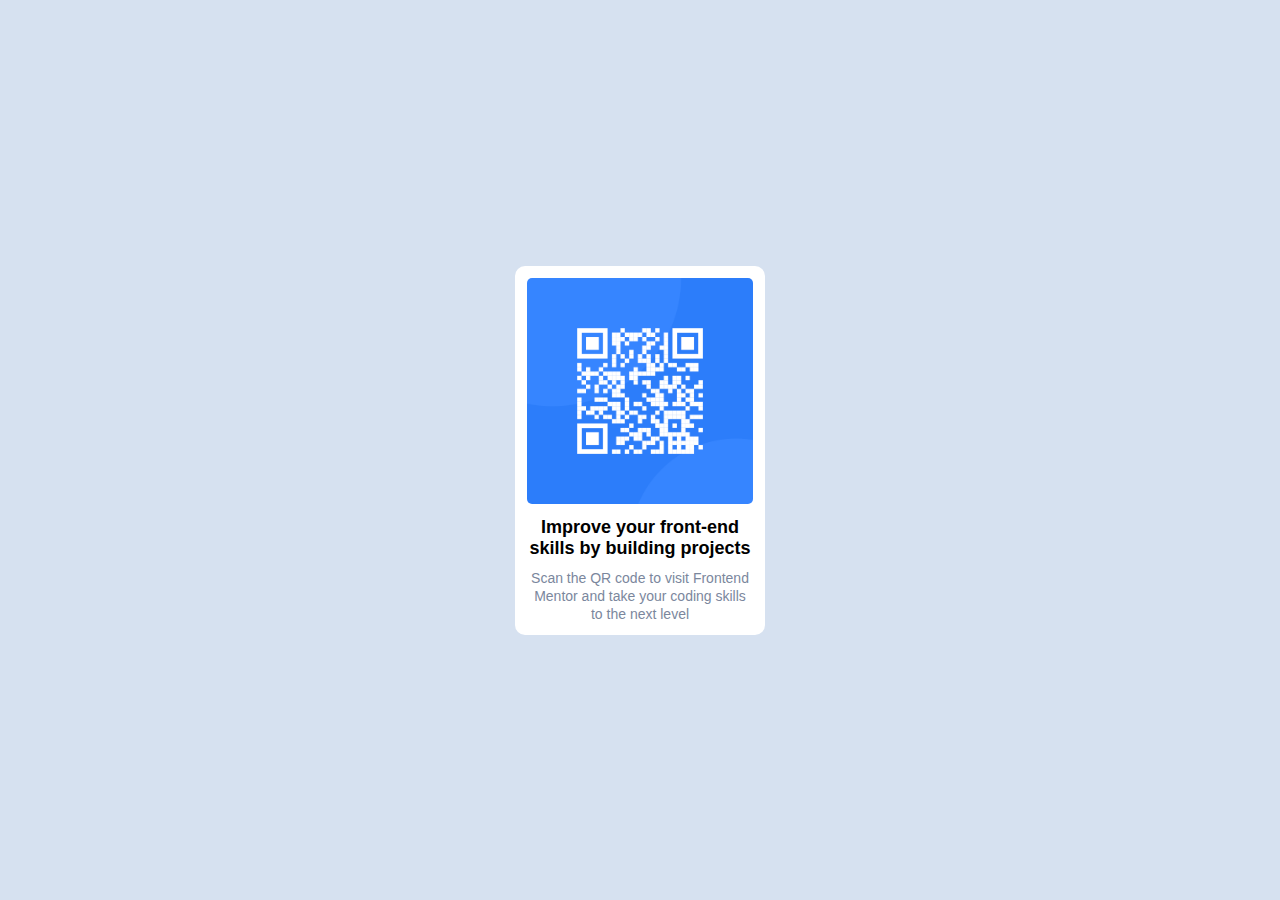
<file: Free +/QR code component/index.html>
<!DOCTYPE html>
<html lang="en">

<head>
  <meta charset="UTF-8">
  <meta name="viewport" content="width=device-width, initial-scale=1.0">
  <title>QR Code Component - Free+ Newbie</title>
  <link rel="stylesheet" href="./style.css">
  <link rel="shortcut icon" href="./assets/imgs/favicon-32x32.png" type="image/x-icon">
</head>

<body>
  <div class="main">
    <div class="container-body">
      <div class="img-box">
      </div>
      <h2 class="title">Improve your front-end skills by building projects</h2>
      <p class="details">Scan the QR code to visit Frontend Mentor and take your coding skills to the next level</p>
    </div>
  </div>
</body>

</html>
</file>
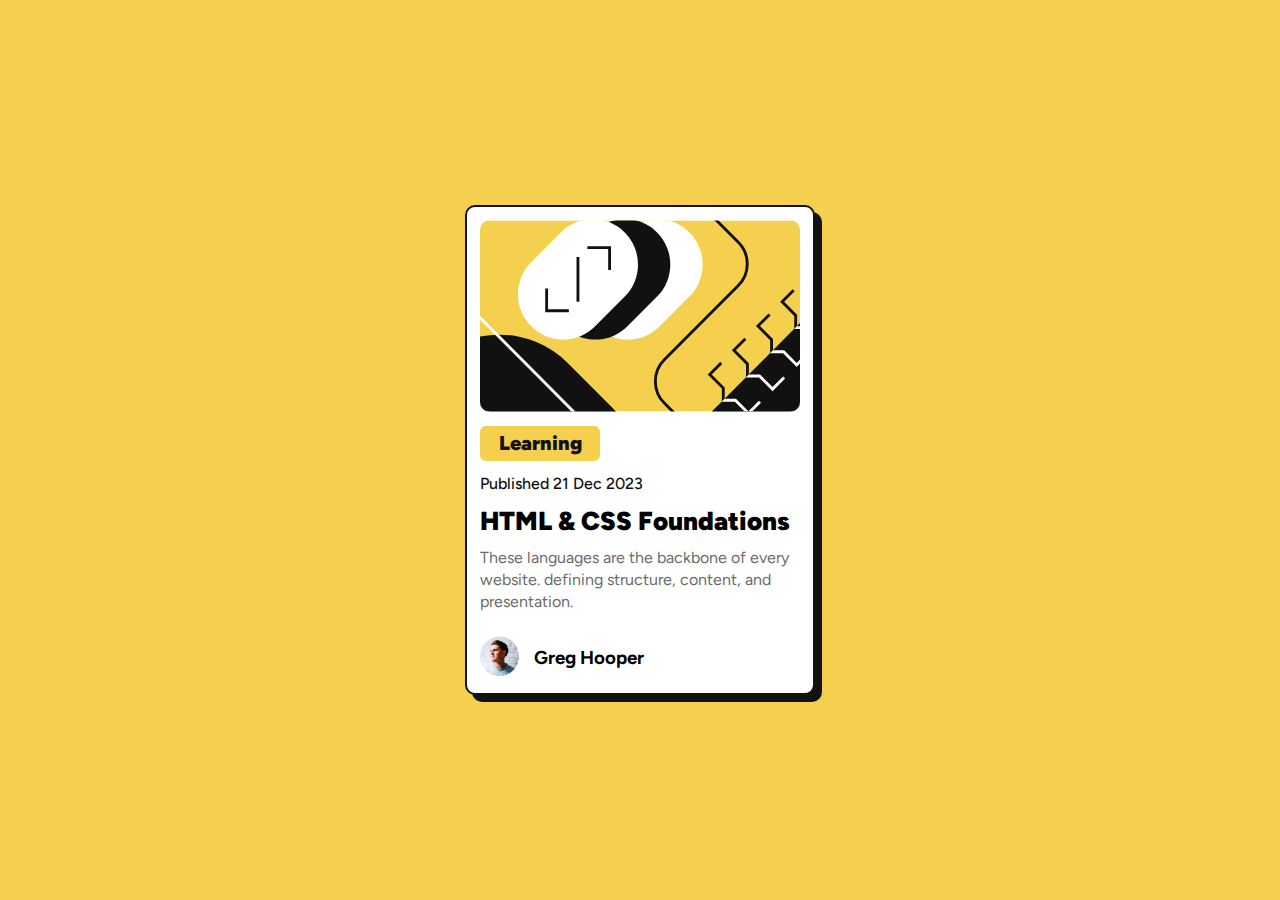
<file: Free +/newbie/Blog preview card/index.html>
<!DOCTYPE html>
<html>

<head>
  <meta charset="UTF-8">
  <meta name="viewport" content="width=device-width, initial-scale=1.0">
  <title>Blog preview card - Free+ Newbie</title>
  <link rel="stylesheet" href="./style.css">
  <link rel="shortcut icon" href="./assets/imgs/favicon-32x32.png" type="image/x-icon">
</head>

<body>
  <div id="main">

    <div class="box">
      <div class="shadow"></div>
      <img class="problem-icon" src="./assets/imgs/illustration-article.svg" alt="">
      <div class="status">Learning</div>
      <p class="publish-date">Published 21 Dec 2023</p>
      <h2 class="title">HTML & CSS Foundations</h2>
      <p class="description">These languages are the backbone of every
        website. defining structure, content, and
        presentation.</p>
      <div class="bottom">
        <div class="user-logo">
          <img src="./assets/imgs/image-avatar.webp" alt="">
        </div>
        <h3 class="users-name">Greg Hooper</h3>
      </div>
    </div>
  </div>
</body>

</html>
</file>
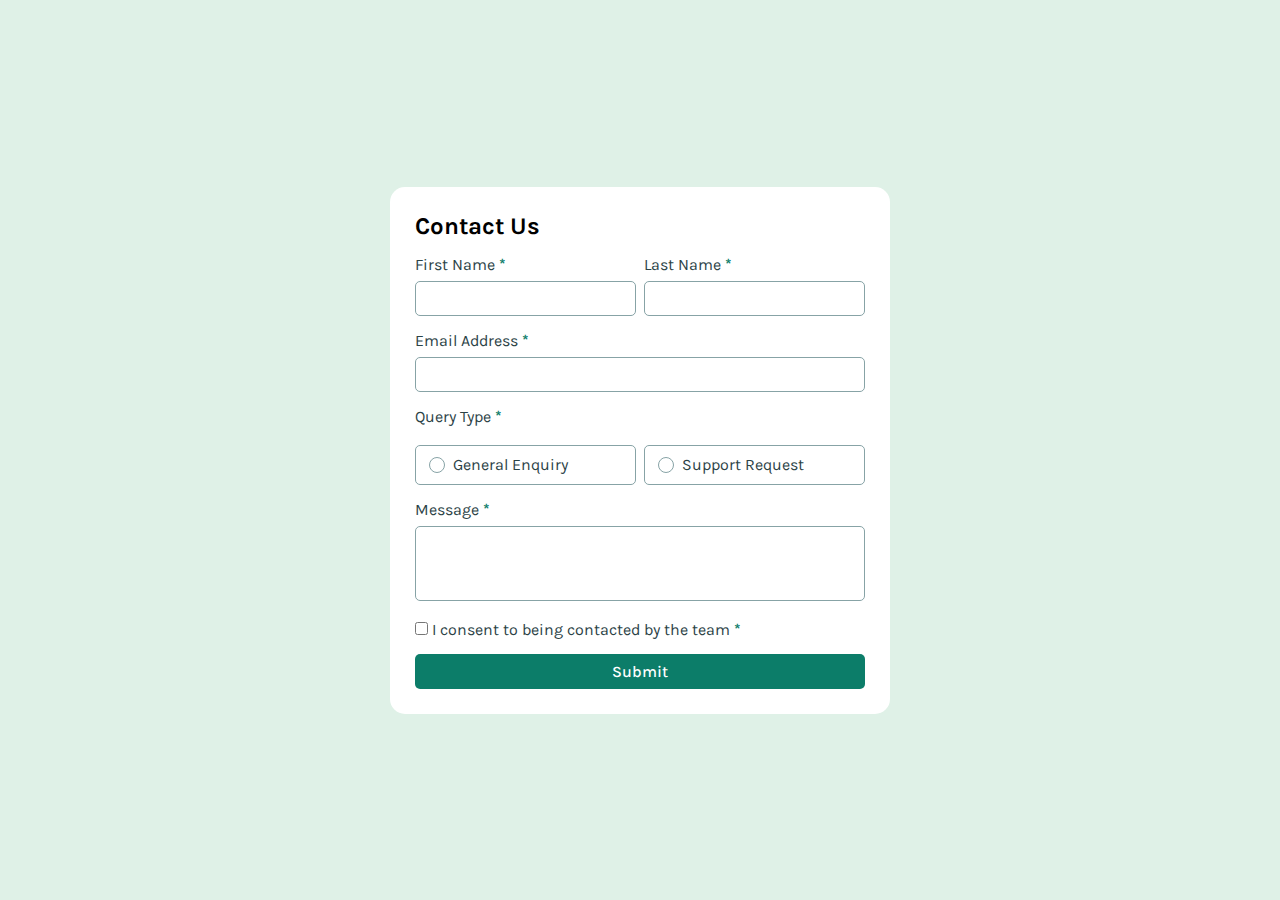
<file: Free/Junior/Contact form/index.html>
<!DOCTYPE html>
<html lang="en">

<head>
  <meta charset="UTF-8">
  <meta name="viewport" content="width=device-width, initial-scale=1.0">
  <title>Contact Form </title>
  <meta name="description" content="FrontendMentor Free Junior Challenge">
  <link rel="stylesheet" href="./style.css">
</head>

<body>
  <div id="main">
    <div class="success-box" style="display: none;">
      <div class="top">
        <div class="bar"></div>
        <img src="./assets/icons/check-mark-cricle.svg" alt="" style="fill: white;">
        <h3>Message Sent!</h3>
      </div>
      <div class="bottom">
        <p>Thanks for completing form we'll be in touch soon!</p>
      </div>
    </div>
    <div class="form">
      <h2 class="title">Contact Us</h2>
      <form action="">
        <div class="col">
          <div class="row">
            <label for="firstName">First Name</label><br>
            <input type="text" name="firstName" id="firstName">
            <p class="error" style="display: none;"></p>
          </div>
          <div class="row">
            <label for="lastName">Last Name</label><br>
            <input type="text" name="lastName" id="lastName">
            <p class="error" style="display: none;"></p>
          </div>
        </div>
        <div class="col">
          <div class="row">
            <label for="email">Email Address</label><br>
            <input type="email" name="email" id="email">
            <p class="error" style="display: none;"></p>


          </div>
        </div>
        <div class="col">
          <div class="rad-col">
            <label for="" style="display: block !important;">Query Type</label><br>
            <div class="inner">
              <label for="ge" class="row">
                <input type="radio" name="queryType" id="ge">
                <span>General Enquiry</span>
              </label>
              <label for="sr" class="row">
                <input type="radio" name="queryType" id="sr">
                <span>Support Request</span>
              </label>
            </div>
            <p class="radioError" style="display: none;">aa</p>
          </div>
        </div>
        <div class=" col">
          <div class="row">
            <label for="email">Message</label><br>
            <textarea name="message" id="message"></textarea>
            <p class="error" style="display: none;"></p>
          </div>
        </div>
        <div class="col">
          <div class="row">
            <input type="checkbox" name="tnc" id="tnc">
            <label for="tnc">I consent to being contacted by the team</label>
            <p class="error" style="display: none;"></p>
          </div>
        </div>
        <div class="col">
          <div class="row">
            <button type="submit" id="submitBtn">Submit</button>
          </div>
        </div>
      </form>
    </div>
  </div>
</body>
<script src="./index.js"></script>

</html>
</file>
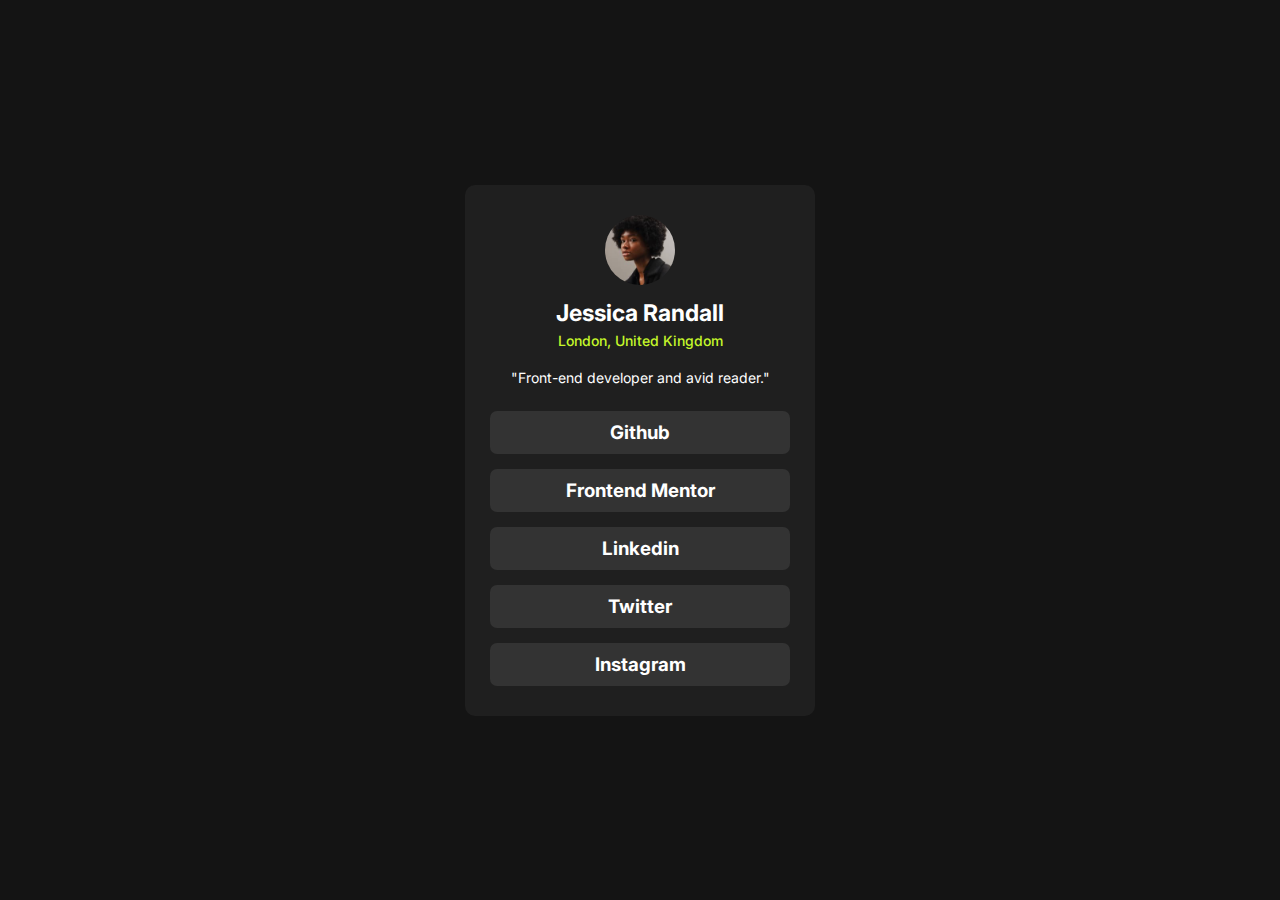
<file: Free/newbie/Social links profile/index.html>
<!DOCTYPE html>
<html lang="en">

<head>
  <meta charset="UTF-8">
  <meta name="viewport" content="width=device-width, initial-scale=1.0">
  <title>Social Links Profile - free - newbie</title>
  <link rel="stylesheet" href="./assets/css/style.css">
</head>

<body>
  <div id="main">
    <div id="social-media-box">
      <div class="user-icon">
        <img src="./assets/imgs/avatar-jessica.jpeg" alt="">
      </div>
      <h2 class="users-name">Jessica Randall</h2>
      <p class="users-location">London, United Kingdom</p>
      <p class="users-tech-stack">Front-end developer and avid reader.</p>
      <a href="https://github.com/eisakhan762" class="github" target="_blank">
        <h3>Github</h3>
      </a>
      <a href="https://www.frontendmentor.io/profile/eisakhan762" class="frontendMentor" target="_blank">
        <h3>Frontend Mentor</h3>
      </a>
      <a href="https://www.linkedin.com/in/eisa-khan-0283a5338/" class="linkedin" target="_blank">
        <h3 class="">Linkedin</h3>
      </a>
      <a href="https://x.com/Eisakhan2561571" class="twitter" target="_blank">
        <h3 class="">Twitter</h3>
      </a>
      <a href="" class="instagram">
        <h3 class="">Instagram</h3>
      </a>
    </div>
  </div>
</body>

</html>
</file>
<file: Free +/QR code component/style.css>
/* Challenge Link -> https://www.frontendmentor.io/challenges/qr-code-component-iux_sIO_H */
* {
  margin: 0;
  padding: 0;
  box-sizing: border-box;
  font-family: Arial, Helvetica, sans-serif;
}

body,
html {
  background: hsl(215, 46%, 89%);
  height: 100%;
}

.main {
  width: 100%;
  height: 100%;
  /* background: red; */
  display: flex;
  justify-content: center;
  align-items: center;
}

.container-body {
  /* height: 50px; */
  min-width: 250px;
  max-width: 250px;
  background: white;
  padding: 12px;
  border-radius: 10px;
  text-align: center;
}

.img-box {
  aspect-ratio: 1 / 1;
  width: 100%;
  background-size: cover;
  background-image: url(./assets/imgs/image-qr-code.png);
  background-position: center;
  border-radius: 5px;
}

h2.title {
  font-size: 18px;
  margin-top: 13px;
}

p.details {
  color: hsl(220, 15%, 55%);
  font-size: 14px;
  margin-top: 10px;
  line-height: 18px;
}
</file>
<file: Free +/newbie/Blog preview card/style.css>
@import url("https://fonts.googleapis.com/css2?family=Figtree:wght@400;500;600;700&display=swap");
* {
  margin: 0;
  padding: 0;
  box-sizing: border-box;
  font-family: Figtree;
}

body,
html {
  display: flex;
  justify-content: center;
  align-items: center;
  min-height: 100vh;
  width: 100%;
  background: hsl(47, 88%, 63%);
}

#main {
  display: flex;
  justify-content: center;
  width: 100%;
  height: 100%;
  padding: 0 20px;
}
#main .box {
  max-width: 350px;
  background: hsl(0, 0%, 100%);
  border: 2px solid hsl(0, 0%, 7%);
  border-radius: 10px;
  padding: 13px;
  position: relative;
  box-shadow: 7px 7px 0 hsl(0, 0%, 7%);
}
#main .box:hover > h2.title {
  color: hsl(47, 88%, 63%);
}
#main .box:hover {
  cursor: pointer;
}
#main .box img.problem-icon {
  width: 100%;
  border-radius: 10px;
}
#main .box .status {
  color: hsl(0, 0%, 7%);
  background: hsl(47, 88%, 63%);
  height: 35px;
  width: 120px;
  display: flex;
  justify-content: center;
  align-items: center;
  font-size: 20px;
  font-weight: 900;
  border-radius: 6px;
  margin-top: 10px;
}
#main .box .publish-date {
  color: hsl(0, 0%, 7%);
  font-size: 16px;
  margin-top: 13px;
  font-weight: 500;
}
#main .box h2.title {
  font-weight: 900;
  margin-top: 12px;
  font-size: 26px;
  transition: 0.1s;
}
#main .box p.description {
  font-size: 16px;
  color: hsl(0, 0%, 42%);
  line-height: 22px;
  margin-top: 10px;
}
#main .box .bottom {
  display: flex;
  align-items: center;
  margin-top: 23px;
}
#main .box .bottom .user-logo {
  margin-right: 15px;
}
#main .box .bottom .user-logo img {
  height: 40px;
}
#main .box .bottom .user-logo h3.users-name {
  font-weight: 700;
  font-size: 20px;
}/*# sourceMappingURL=style.css.map */
</file>
<file: Free/Junior/Contact form/style.css>
@import url("https://fonts.googleapis.com/css2?family=Karla:wght@400;700&display=swap");

/* challenge link -> https://www.frontendmentor.io/challenges/contact-form--G-hYlqKJj */
* {
  margin: 0;
  padding: 0;
  box-sizing: border-box;
  font-family: "Karla", sans-serif;
  transition: all 0.3s;
}

#main {
  width: 100%;
  min-height: 100vh;
  background: hsl(148, 38%, 91%);
  display: flex;
  justify-content: center;
  align-items: center;
  padding: 0 15px;
}

#main .success-box {
  max-width: 400px;
  padding: 13px;
  background: hsl(187, 24%, 22%);
  position: absolute;
  top: 0px;
  color: hsl(0, 0%, 100%);
  border-radius: 8px;
  margin-left: 25px;
  margin-right: 25px;
  box-shadow: 0 2px 2px hsl(148, 38%, 91%);
  overflow: hidden;
}

#main .success-box .top {
  display: flex;
  align-items: center;
  position: relative;
}

#main .success-box .top img {
  height: 23px;
}

#main .success-box .top h3 {
  font-size: 18px;
  font-weight: 700;
  margin-left: 7px;
}

#main .success-box .top .bar {
  width: 110%;
  height: 8px;
  background: hsl(186, 15%, 59%);
  position: absolute;
  top: -14px;
  left: -20px;
  animation: barAnim 5s linear 2s forwards;
}

@keyframes barAnim {
  from {
    width: 110%;
  }

  to {
    width: 0%;
  }
}

#main .success-box .bottom {
  margin-top: 5px;
}

@keyframes successBoxAnim {
  0% {
    top: -110%;
  }

  80% {
    top: 30px;
  }

  100% {
    top: 20px;
  }
}

#main .form {
  width: 100%;
  padding: 25px 25px;
  background: hsl(0, 0%, 100%);
  max-width: 500px;
  border-radius: 15px;
  transition: all 0.3s;
}

#main .form h2.title {
  margin-bottom: 15px;
  cursor: default;
}

#main .form form input:not([type=radio]):not([type=checkbox]) {
  width: 100%;
  height: 35px;
  border-radius: 5px;
  border: 1.9px solid hsl(186, 15%, 59%);
  outline: none;
  padding: 0 10px;
  margin-top: 7px;
  transition: border-color 0.2s, border-width 0.2s;
  min-width: 150px;
}

#main .form form input:not([type=radio]):not([type=checkbox]):hover {
  border-color: hsl(169, 82%, 27%);
}

#main .form form input:not([type=radio]):not([type=checkbox]):focus {
  border-color: hsl(169, 82%, 27%);
}

#main .form form input:not([type=radio]):not([type=checkbox]):active {
  border-color: hsl(169, 82%, 27%);
}

#main .form form .inputError:not([type=radio]):not([type=checkbox]) {
  border: 1.9px solid hsl(0, 66%, 54%);
}

#main .form form .inputError:not([type=radio]):not([type=checkbox]):hover {
  border-color: hsl(0, 66%, 54%);
}

#main .form form .inputError:not([type=radio]):not([type=checkbox]):focus {
  border-color: hsl(0, 66%, 54%);
}

#main .form form .inputError:not([type=radio]):not([type=checkbox]):active {
  border-color: hsl(0, 66%, 54%);
}

#main .form form textarea {
  width: 100%;
  height: 75px;
  border-radius: 5px;
  border: 1.9px solid hsl(186, 15%, 59%);
  outline: none;
  padding: 7px 10px;
  margin-top: 7px;
  transition: border-color 0.2s, border-width 0.2s;
  resize: none;
  position: relative;
  padding-right: 10px;
}

#main .form form textarea:hover {
  border-color: hsl(169, 82%, 27%);
}

#main .form form textarea:focus {
  border-color: hsl(169, 82%, 27%);
}

#main .form form textarea:active {
  border-color: hsl(169, 82%, 27%);
}

#main .form form .col {
  display: flex;
  flex-wrap: wrap;
  gap: 0.5rem;
  width: 100%;
  justify-content: space-between;
  margin-bottom: 15px;
}

#main .form form .col:last-child {
  margin-bottom: 0px;
}

#main .form form .col label {
  color: hsl(187, 24%, 22%);
  font-size: 16px;
}

#main .form form .col label::after {
  content: " *";
  color: hsl(169, 82%, 27%);
  font-weight: 700;
}

#main .form form .col .rad-col {
  width: 100%;
}

#main .form form .col .rad-col .radioError {
  color: hsl(0, 66%, 54%);
  font-size: 15px;
  margin-top: 5px;
  font-weight: 500;
}

#main .form form .col .rad-col .inner {
  display: flex;
  flex-wrap: wrap;
  gap: 0.5rem;
  width: 100%;
  justify-content: space-between;
}

#main .form form .col .rad-col .inner .row {
  flex: 1;
  background: hsl(0, 0%, 100%);
  border: 1.9px solid hsl(186, 15%, 59%);
  border-radius: 5px;
  height: 40px;
  padding: 0px 13px;
  display: flex;
  align-items: center;
  min-width: 150px;
}

#main .form form .col .rad-col .inner .row::after {
  content: "";
}

#main .form form .col .rad-col .inner .row:has(input[type=radio]:checked) {
  background-color: hsl(148, 38%, 91%);
  border: 1.9px solid hsl(169, 82%, 27%);
}

#main .form form .col .rad-col .inner .row input[type=radio] {
  appearance: none;
  -webkit-appearance: none;
  -moz-appearance: none;
  width: 16px;
  height: 16px;
  border: 1.9px solid hsl(186, 15%, 59%);
  border-radius: 50%;
  outline: none;
  cursor: pointer;
  transition: all 0.3s ease;
  position: relative;
}

#main .form form .col .rad-col .inner .row input[type=radio]:checked {
  border-color: hsl(169, 82%, 27%);
}

#main .form form .col .rad-col .inner .row input[type=radio]:checked::after {
  content: "";
  width: 8.5px;
  height: 8.5px;
  background: hsl(169, 82%, 27%);
  border-radius: 50%;
  position: absolute;
  top: 50%;
  left: 50%;
  transform: translate(-50%, -50%);
  box-shadow: 0 0 5px rgba(0, 0, 0, 0.2);
}

#main .form form .col .rad-col .inner .row input[type=radio]:hover {
  border-color: hsl(169, 82%, 27%);
}

#main .form form .col .rad-col .inner .row span {
  margin-left: 8px;
}

#main .form form .col .row {
  flex: 1;
}

#main .form form .col .row textarea::-webkit-scrollbar {
  position: absolute;
  width: 7px;
}

#main .form form .col .row textarea::-webkit-scrollbar-thumb {
  background: linear-gradient(hsl(169, 82%, 27%), hsl(0, 66%, 54%));
  border-radius: 5px;
}

#main .form form .col .row .error {
  color: hsl(0, 66%, 54%);
  font-size: 15px;
  margin-top: 5px;
  font-weight: 500;
}

#main .form form .col .row button {
  width: 100%;
  height: 35px;
  border: none;
  outline: none;
  background: hsl(169, 82%, 27%);
  border-radius: 5px;
  font-size: 16px;
  font-weight: 500;
  color: hsl(0, 0%, 100%);
  transition: all 0.3s;
}

#main .form form .col .row button:hover {
  background: hsl(171, 83%, 14%);
}

/*# sourceMappingURL=style.css.map */
</file>
<file: Free/newbie/Social links profile/assets/css/style.css>
@import url("https://fonts.googleapis.com/css2?family=Inter:wght@400;600;700&display=swap");
* {
  margin: 0;
  padding: 0;
  box-sizing: border-box;
  text-decoration: none;
  font-family: "Inter", sans-serif;
}

#main {
  width: 100%;
  min-height: 100vh;
  display: flex;
  justify-content: center;
  align-items: center;
  background: hsl(0, 0%, 8%);
  padding: 0 20px;
}
#main #social-media-box {
  display: flex;
  flex-direction: column;
  align-items: center;
  width: 100%;
  max-width: 350px;
  padding: 30px 25px;
  border-radius: 10px;
  background: hsl(0, 0%, 12%);
}
#main #social-media-box .user-icon img {
  height: 70px;
  border-radius: 50%;
}
#main #social-media-box h2.users-name {
  font-size: 23px;
  margin-top: 10px;
  color: hsl(0, 0%, 100%);
}
#main #social-media-box p.users-location {
  font-size: 14px;
  margin-top: 5px;
  font-weight: 500;
  color: hsl(75, 94%, 57%);
}
#main #social-media-box p.users-tech-stack {
  font-size: 14px;
  margin-top: 20px;
  margin-bottom: 10px;
  color: hsl(0, 0%, 100%);
}
#main #social-media-box p.users-tech-stack::before {
  content: '"';
}
#main #social-media-box p.users-tech-stack::after {
  content: '"';
}
#main #social-media-box a {
  display: flex;
  justify-content: center;
  width: 100%;
  padding: 10px 0;
  margin-top: 15px;
  border-radius: 7px;
  background: hsl(0, 0%, 20%);
  color: hsl(0, 0%, 100%);
  transition: all 0.6s;
}
#main #social-media-box a:hover {
  background: hsl(75, 94%, 57%);
  color: hsl(0, 0%, 8%);
}/*# sourceMappingURL=style.css.map */
</file>
